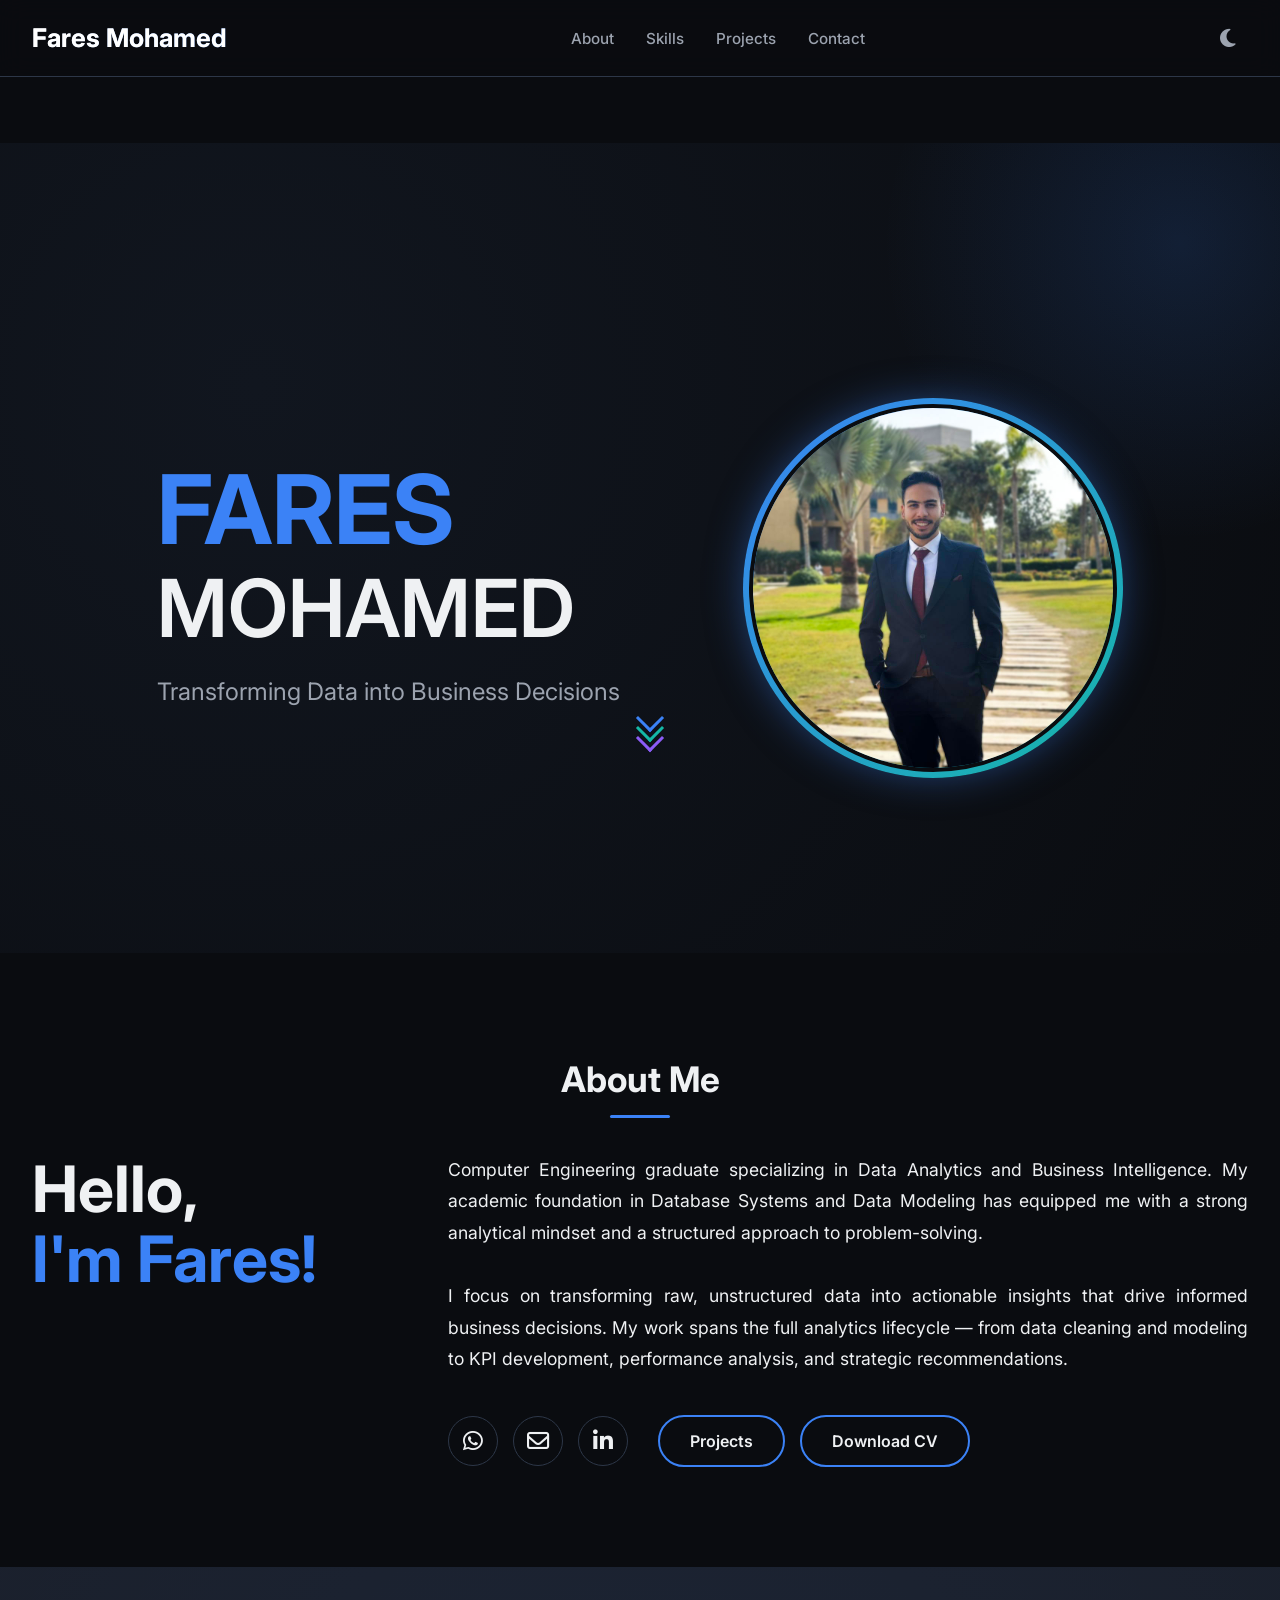
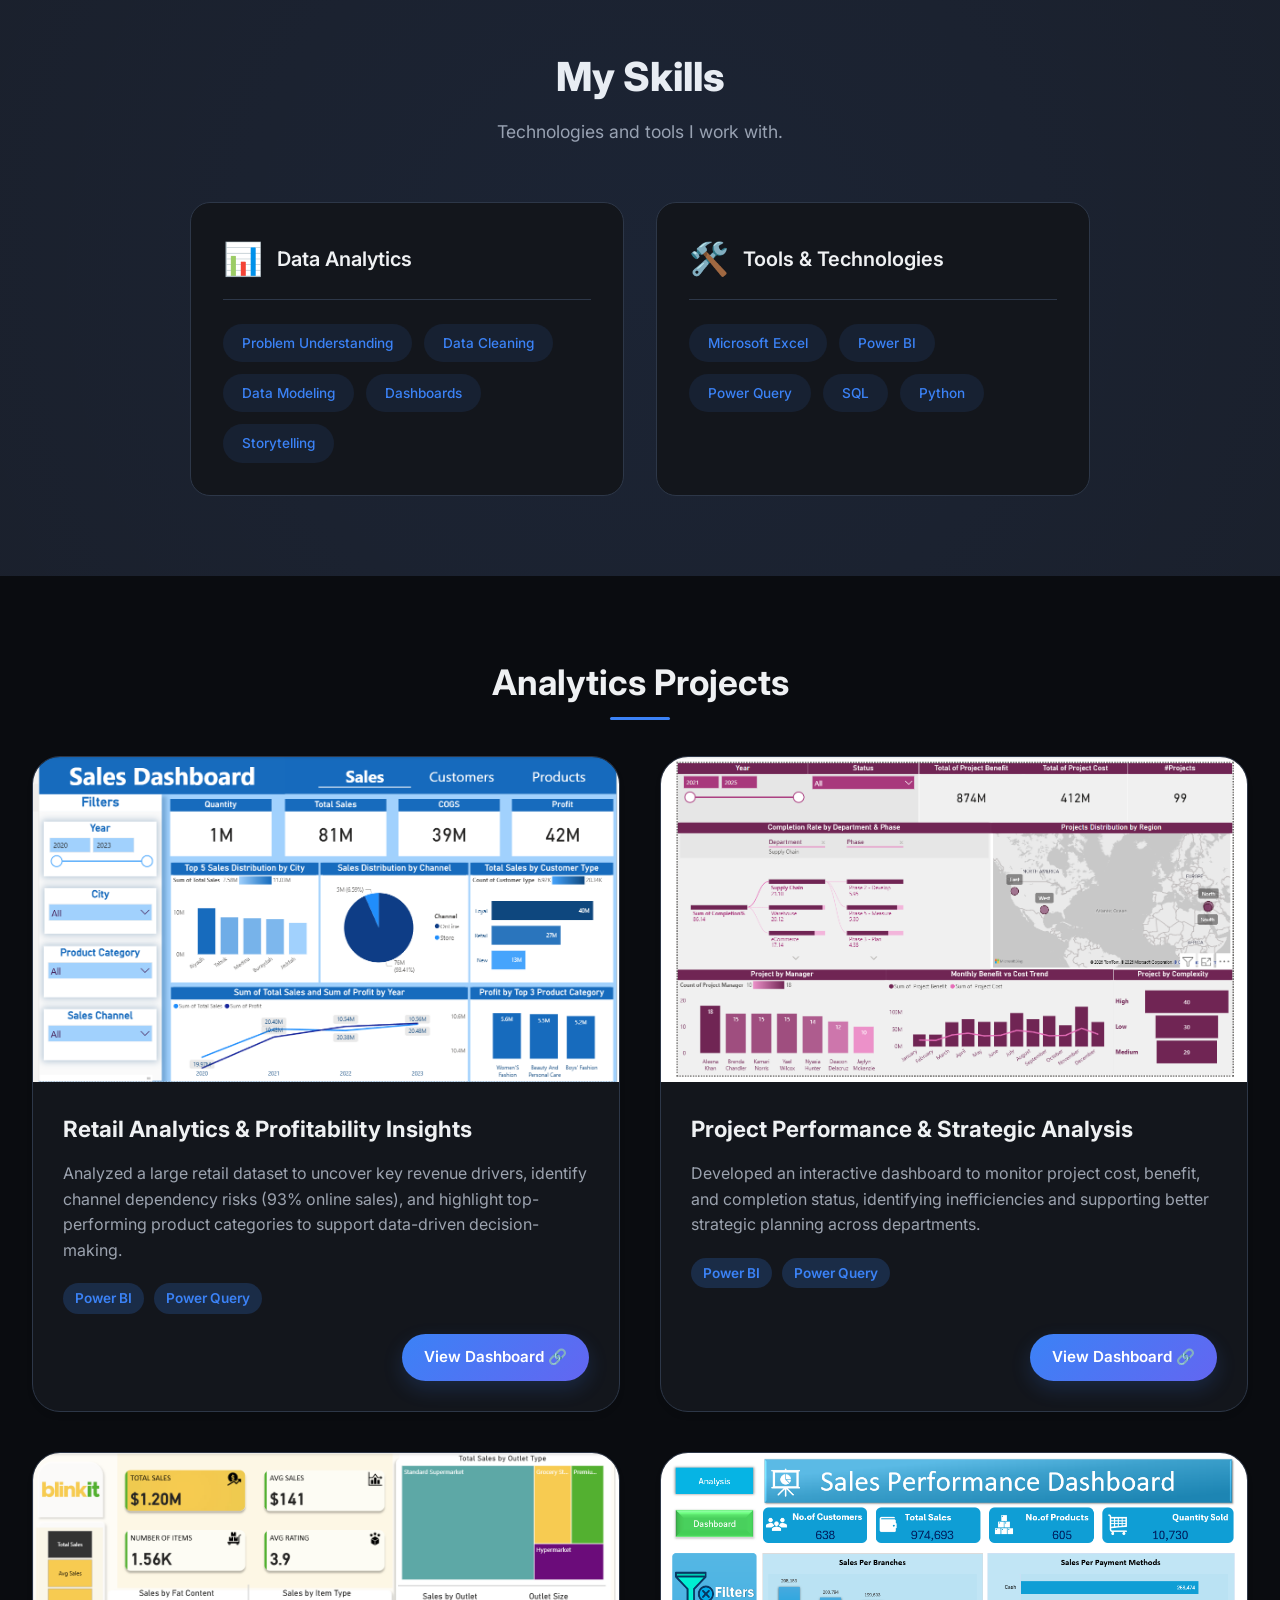
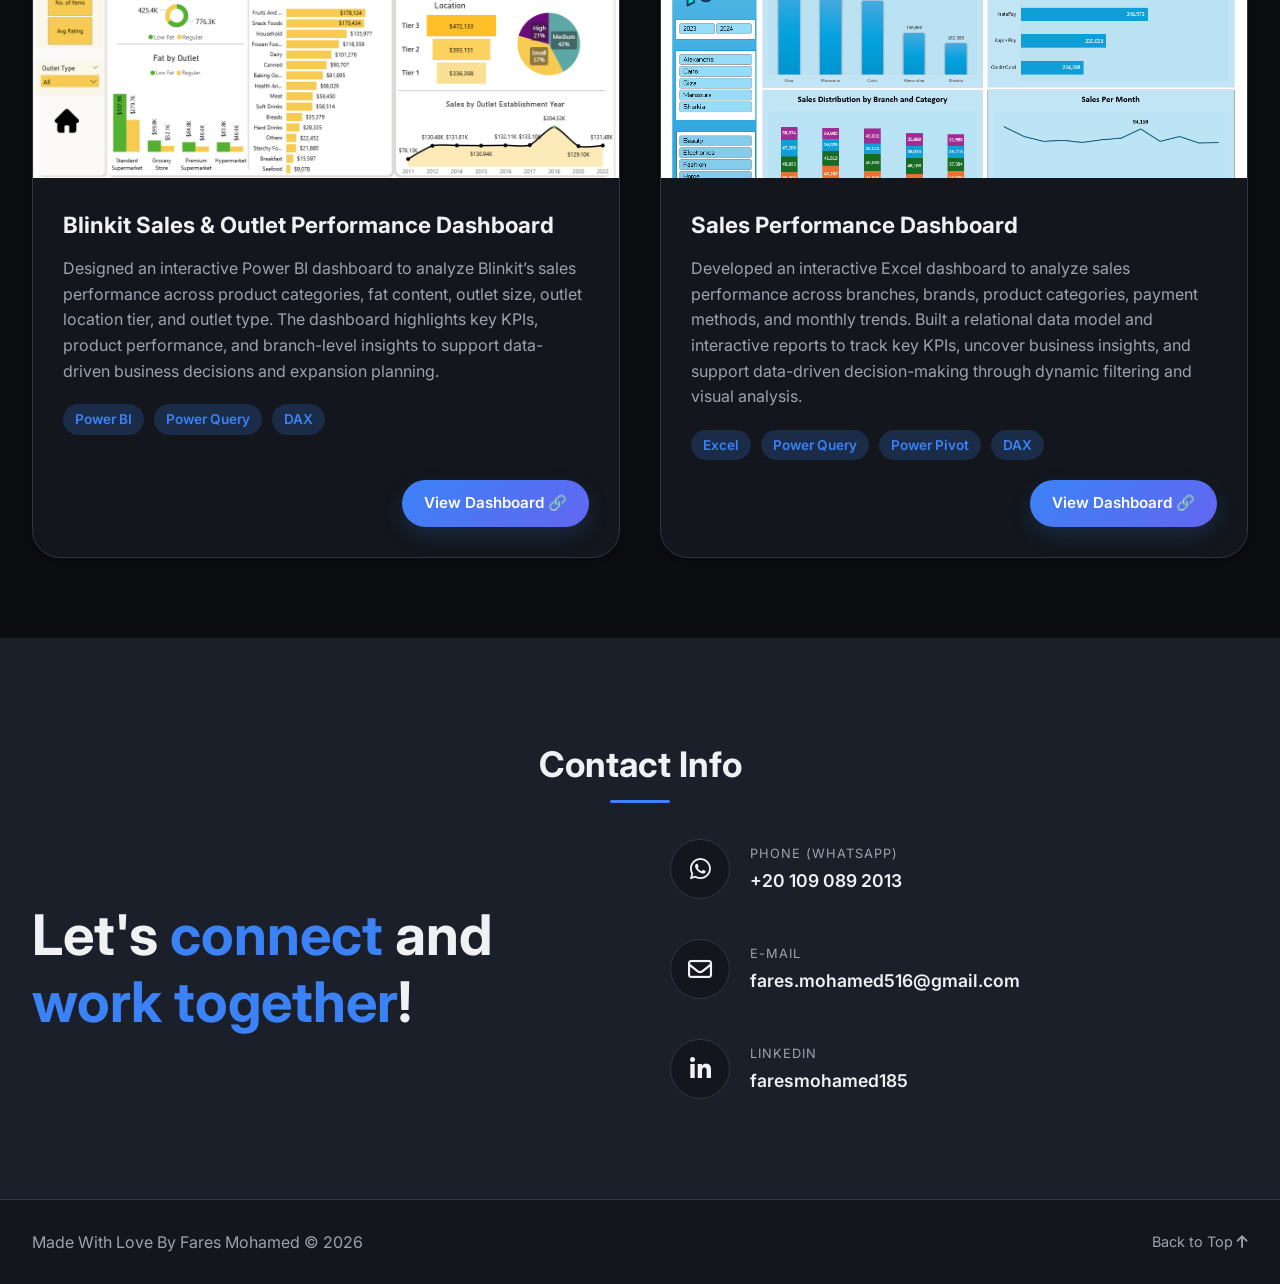
<file: index.html>
<!DOCTYPE html>
<html lang="en">

<head>
    <meta charset="UTF-8">
    <meta name="viewport" content="width=device-width, initial-scale=1.0">
    <meta name="description"
        content="Portfolio of Fares Mohamed, a Data Analyst specializing in business intelligence, data modeling, and performance analysis.">
    <title>Fares Mohamed | Data Analyst</title>

    <!-- Stylesheets -->
    <link rel="stylesheet" href="style.css">

    <!-- Google Fonts -->
    <link rel="preconnect" href="https://fonts.googleapis.com">
    <link rel="preconnect" href="https://fonts.gstatic.com" crossorigin>
    <link href="https://fonts.googleapis.com/css2?family=Inter:wght@300;400;500;600;700;800&display=swap"
        rel="stylesheet">
    <link href="https://fonts.googleapis.com/css2?family=Amiri:wght@400;700&display=swap" rel="stylesheet">

    <!-- Font Awesome -->
    <link rel="stylesheet" href="https://cdnjs.cloudflare.com/ajax/libs/font-awesome/6.4.0/css/all.min.css">

    <!-- Google tag (gtag.js) -->
    <script async src="https://www.googletagmanager.com/gtag/js?id=G-ZJ02W7M3J1"></script>
    <script>
        window.dataLayer = window.dataLayer || [];
        function gtag() { dataLayer.push(arguments); }
        gtag('js', new Date());

        gtag('config', 'G-ZJ02W7M3J1');
    </script>

</head>

<body>
    <!-- ============================================
     PREMIUM LOADING SCREEN
     ============================================ -->
    <div id="preloader" class="preloader">
        <div class="preloader-container">
            <div class="spinner-wrapper">
                <div class="spinner"></div>
                <div class="spinner-glow"></div>
            </div>
            <div class="preloader-text">
                <span class="text-line">Fares Mohamed</span>
                <span class="text-sub">Loading Portfolio</span>
            </div>
        </div>
    </div>
    <!-- ============================================
         NAVIGATION BAR
         ============================================ -->
    <nav class="navbar">
        <div class="container">
            <a href="#home" class="logo">Fares Mohamed</a>

            <ul class="nav-links">
                <li><a href="#about">About</a></li>
                <li><a href="#skills">Skills</a></li>
                <li><a href="#projects">Projects</a></li>
                <li><a href="#contact">Contact</a></li>
            </ul>

            <!-- Dark Mode Toggle Button -->
            <button id="themeToggle" class="theme-toggle-nav" aria-label="Dark Mode Toggle">
                <i class="fa-solid fa-moon"></i>
            </button>
        </div>
    </nav>

    <!-- ============================================
         AYAT AL-KURSI - INFINITE SCROLLER
         ============================================ -->
    <div class="ayat-container">
        <div class="ayat-slider">
            <div class="ayat-track">
                <div class="ayat-item">
                    <span class="ayat-text">
                        ﴿ اللَّهُ لَا إِلَٰهَ إِلَّا هُوَ الْحَيُّ الْقَيُّومُ ۚ لَا تَأْخُذُهُ سِنَةٌ وَلَا نَوْمٌ
                        ۚ
                        لَهُ مَا فِي السَّمَاوَاتِ وَمَا فِي الْأَرْضِ ۗ مَنْ ذَا الَّذِي يَشْفَعُ عِنْدَهُ إِلَّا
                        بِإِذْنِهِ ۚ يَعْلَمُ مَا بَيْنَ أَيْدِيهِمْ وَمَا خَلْفَهُمْ ۖ وَلَا يُحِيطُونَ بِشَيْءٍ
                        مِنْ عِلْمِهِ إِلَّا بِمَا شَاءَ ۚ وَسِعَ كُرْسِيُّهُ السَّمَاوَاتِ وَالْأَرْضَ ۖ وَلَا
                        يَئُودُهُ حِفْظُهُمَا ۚ وَهُوَ الْعَلِيُّ الْعَظِيمُ ﴾
                    </span>
                </div>
            </div>
        </div>
    </div>

    <!-- ============================================
         HERO SECTION
         ============================================ -->
    <header class="hero" id="home">
        <div class="container hero-container">
            <div class="hero-content">
                <h1 class="hero-name">
                    <span class="name-part-1">FARES</span>
                    <span class="name-part-2">MOHAMED</span>
                </h1>
                <h2 class="hero-headline">
                    Transforming Data into <span class="highlight-text">Business Decisions</span>
                </h2>
            </div>

            <div class="hero-visual">
                <div class="profile-container">
                    <img src="profile.jpeg" alt="Fares Mohamed" class="profile-img">
                </div>
            </div>

            <div class="scroll-indicator">
                <span></span>
                <span></span>
                <span></span>
            </div>
        </div>
    </header>

    <main>
        <!-- ============================================
             ABOUT SECTION
             ============================================ -->
        <section id="about" class="section about-section">
            <div class="container">
                <div class="about-header">
                    <h2 class="section-title">About Me</h2>
                </div>

                <div class="about-layout">
                    <div class="about-intro">
                        <h2 class="about-hello">Hello,</h2>
                        <h2 class="about-name">I'm Fares!</h2>
                    </div>

                    <div class="about-text">
                        <p class="about-description">
                            Computer Engineering graduate specializing in <span class="highlight-text">Data
                                Analytics</span> and <span class="highlight-text">Business Intelligence</span>.
                            My academic foundation in <span class="highlight-text">Database Systems</span> and
                            <span class="highlight-text">Data Modeling</span> has equipped me with a strong analytical mindset and a structured approach to problem-solving.
                            <br><br>
                            I focus on transforming raw, unstructured data into actionable insights that drive
                            informed business decisions. My work spans the full analytics lifecycle — from
                            <span class="highlight-text">data cleaning</span> and <span
                                class="highlight-text">modeling</span> to
                            <span class="highlight-text">KPI development</span>,
                            <span class="highlight-text">performance analysis</span>, and strategic recommendations.
                        </p>

                        <div class="about-actions">
                            <div class="about-socials">
                                <a href="https://wa.me/201090892013" target="_blank" class="about-social-icon whatsapp">
                                    <i class="fa-brands fa-whatsapp"></i>
                                </a>
                                <a href="mailto:fares.mohamed516@gmail.com" class="about-social-icon mail">
                                    <i class="fa-regular fa-envelope"></i>
                                </a>
                                <a href="https://www.linkedin.com/in/faresmohamed185/" target="_blank"
                                    class="about-social-icon linkedin">
                                    <i class="fa-brands fa-linkedin-in"></i>
                                </a>
                            </div>

                            <div class="about-buttons">
                                <a href="#projects" class="btn-outline">Projects</a>
                                <a href="Fares_Mohamed_CV.pdf" target="_blank" class="btn-outline">Download CV</a>
                            </div>
                        </div>
                    </div>
                </div>
            </div>
        </section>

        <!-- ============================================
             SKILLS SECTION
             ============================================ -->
        <section id="skills" class="skills-section">
            <div class="container">
                <h2 class="skills-title">My Skills</h2>
                <p class="skills-subtitle">Technologies and tools I work with.</p>

                <div class="skills-grid">
                    <!-- Data Analytics Card -->
                    <div class="skill-category">
                        <div class="category-header">
                            <span class="category-icon">📊</span>
                            <h3>Data Analytics</h3>
                        </div>
                        <div class="skills-list">
                            <span class="skill-tag">Problem Understanding</span>
                            <span class="skill-tag">Data Cleaning</span>
                            <span class="skill-tag">Data Modeling</span>
                            <span class="skill-tag">Dashboards</span>
                            <span class="skill-tag">Storytelling</span>
                        </div>
                    </div>

                    <!-- Tools & Technologies Card -->
                    <div class="skill-category">
                        <div class="category-header">
                            <span class="category-icon">🛠️</span>
                            <h3>Tools & Technologies</h3>
                        </div>
                        <div class="skills-list">
                            <span class="skill-tag">Microsoft Excel</span>
                            <span class="skill-tag">Power BI</span>
                            <span class="skill-tag">Power Query</span>
                            <span class="skill-tag">SQL</span>
                            <span class="skill-tag">Python</span>
                        </div>
                    </div>
                </div>
            </div>
        </section>

        <!-- ============================================
             PROJECTS SECTION
             ============================================ -->
        <section id="projects" class="section projects-section">
            <div class="container">
                <h2 class="section-title">Analytics Projects</h2>

                <div class="projects-grid">
                    <!-- Project 1 -->
                    <div class="project-card">
                        <div class="project-preview">
                            <img src="sales.png" alt="Retail Performance Dashboard" class="project-img">
                        </div>
                        <div class="project-content">
                            <h3>Retail Analytics & Profitability Insights</h3>
                            <p class="project-desc">
                                Analyzed a large retail dataset to uncover key revenue drivers, identify channel
                                dependency risks (93% online sales), and highlight top-performing product categories to
                                support data-driven decision-making.
                            </p>
                            <div class="project-tools">
                                <span class="tool-tag">Power BI</span>
                                <span class="tool-tag">Power Query</span>
                            </div>
                            <div class="project-actions">
                                <a href="Sales Dashboard.pdf" target="_blank" class="project-btn">
                                    View Dashboard 🔗
                                </a>
                            </div>
                        </div>
                    </div>

                    <!-- Project 2 -->
                    <div class="project-card">
                        <div class="project-preview">
                            <img src="project management.png" alt="Project Management Dashboard" class="project-img">
                        </div>
                        <div class="project-content">
                            <h3>Project Performance & Strategic Analysis</h3>
                            <p class="project-desc">
                                Developed an interactive dashboard to monitor project cost, benefit, and completion
                                status, identifying inefficiencies and supporting better strategic planning across
                                departments.
                            </p>
                            <div class="project-tools">
                                <span class="tool-tag">Power BI</span>
                                <span class="tool-tag">Power Query</span>
                            </div>
                            <div class="project-actions">
                                <a href="Project Managment Dashboard.pdf" target="_blank" class="project-btn">
                                    View Dashboard 🔗
                                </a>
                            </div>
                        </div>
                    </div>
                    <!-- Project 3 -->
                    <div class="project-card">
                        <div class="project-preview">
                            <img src="blinkit_dashboard.png" alt="Blinkit Sales Performance Dashboard"
                                class="project-img">
                        </div>
                        <div class="project-content">
                            <h3>Blinkit Sales & Outlet Performance Dashboard</h3>
                            <p class="project-desc">
                                Designed an interactive Power BI dashboard to analyze Blinkit’s sales performance across
                                product categories,
                                fat content, outlet size, outlet location tier, and outlet type. The dashboard
                                highlights key KPIs,
                                product performance, and branch-level insights to support data-driven business decisions
                                and expansion planning.
                            </p>
                            <div class="project-tools">
                                <span class="tool-tag">Power BI</span>
                                <span class="tool-tag">Power Query</span>
                                <span class="tool-tag">DAX</span>
                            </div>
                            <div class="project-actions">
                                <a href="blinkit_dashboard.pdf" target="_blank" class="project-btn">
                                    View Dashboard 🔗
                                </a>
                            </div>
                        </div>
                    </div>

                    <!-- Project 4 -->
                    <div class="project-card">
                        <div class="project-preview">
                            <img src="sales_performance.png" alt="Sales Performance Dashboard" class="project-img">
                        </div>
                        <div class="project-content">
                            <h3>Sales Performance Dashboard</h3>
                            <p class="project-desc">
                                Developed an interactive Excel dashboard to analyze sales performance across branches, brands, product categories, payment methods, and monthly trends. Built a relational data model and interactive reports to track key KPIs, uncover business insights, and support data-driven decision-making through dynamic filtering and visual analysis.
                            </p>
                            <div class="project-tools">
                                <span class="tool-tag">Excel</span>
                                <span class="tool-tag">Power Query</span>
                                <span class="tool-tag">Power Pivot</span>
                                <span class="tool-tag">DAX</span>
                            </div>
                            <div class="project-actions">
                                <a href="Sales_Dashboards.pdf" target="_blank" class="project-btn">
                                    View Dashboard 🔗
                                </a>
                            </div>
                        </div>
                    </div>
                </div>
            </div>
        </section>

        <!-- ============================================
             CONTACT SECTION
             ============================================ -->
        <section id="contact" class="section contact-section">
            <div class="container">
                <h2 class="section-title">Contact Info</h2>

                <div class="contact-layout">
                    <div class="contact-headline">
                        <h2 class="contact-main-text">
                            Let's <span class="highlight">connect</span> and <br>
                            <span class="highlight">work together</span>!
                        </h2>
                    </div>

                    <div class="contact-info">
                        <!-- WhatsApp -->
                        <div class="contact-row">
                            <div class="contact-text">
                                <span class="contact-label">Phone (WhatsApp)</span>
                                <a href="https://wa.me/201090892013" target="_blank" class="contact-link whatsapp">+20
                                    109 089
                                    2013</a>
                            </div>
                            <a href="https://wa.me/201090892013" target="_blank" class="contact-icon-circle whatsapp">
                                <i class="fa-brands fa-whatsapp"></i>
                            </a>
                        </div>

                        <!-- Email -->
                        <div class="contact-row">
                            <div class="contact-text">
                                <span class="contact-label">E-mail</span>
                                <a href="mailto:fares.mohamed516@gmail.com"
                                    class="contact-link mail">fares.mohamed516@gmail.com</a>
                            </div>
                            <a href="mailto:fares.mohamed516@gmail.com" class="contact-icon-circle mail">
                                <i class="fa-regular fa-envelope"></i>
                            </a>
                        </div>

                        <!-- LinkedIn -->
                        <div class="contact-row">
                            <div class="contact-text">
                                <span class="contact-label">LinkedIn</span>
                                <a href="https://www.linkedin.com/in/fares-mohamed-1676a9252/" target="_blank"
                                    class="contact-link linkedin">faresmohamed185</a>
                            </div>
                            <a href="https://www.linkedin.com/in/fares-mohamed-1676a9252/" target="_blank"
                                class="contact-icon-circle linkedin">
                                <i class="fa-brands fa-linkedin-in"></i>
                            </a>
                        </div>
                    </div>
                </div>
            </div>
        </section>
    </main>

    <!-- ============================================
         FOOTER
         ============================================ -->
    <footer class="footer">
        <div class="container footer-content">
            <p>Made With Love By Fares Mohamed © 2026</p>
            <a href="#home" class="back-to-top">
                Back to Top <i class="fa-solid fa-arrow-up"></i>
            </a>
        </div>
    </footer>

    <!-- JavaScript -->
    <script src="script.js"></script>
</body>

</html>
</file>
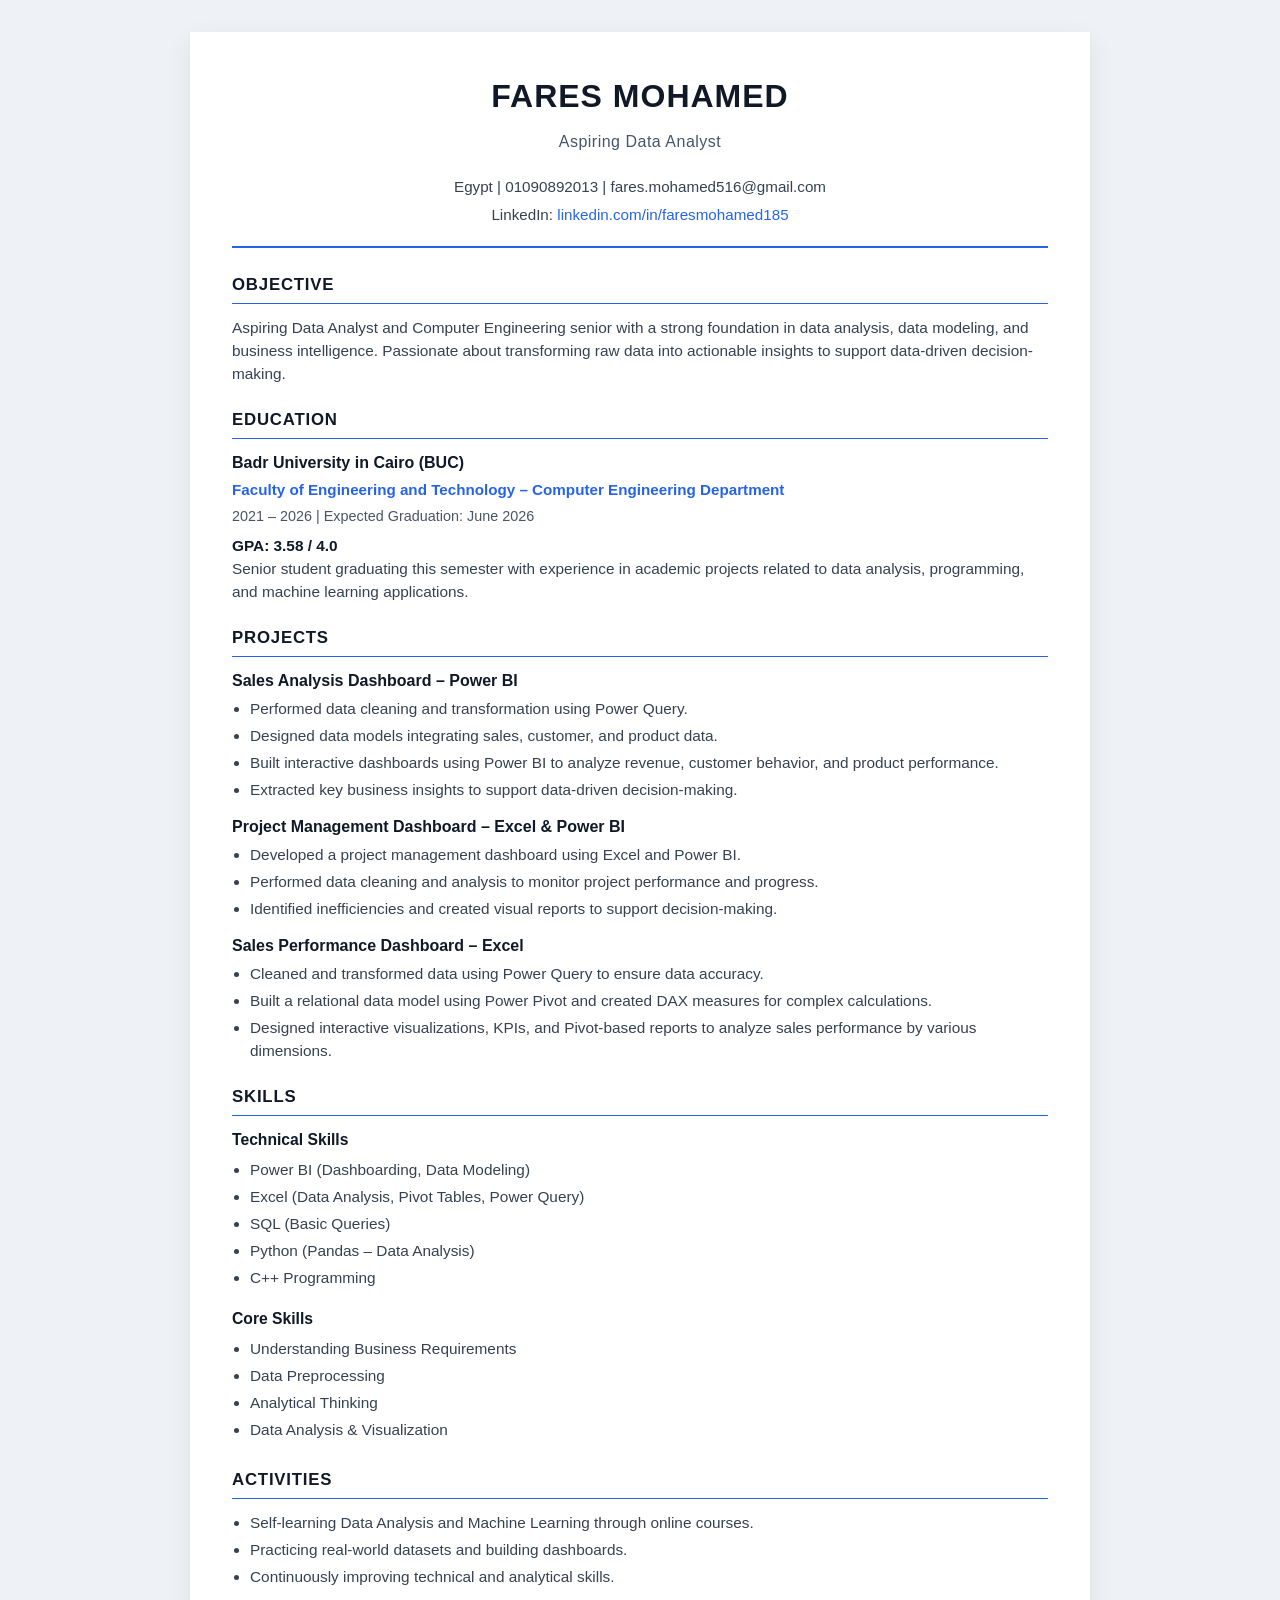
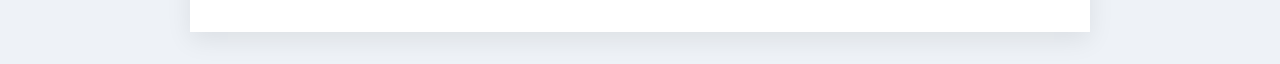
<file: cv.html>
<!DOCTYPE html>
<html lang="en">

<head>
    <meta charset="UTF-8" />
    <meta name="viewport" content="width=device-width, initial-scale=1.0" />
    <title>Fares Mohamed - CV</title>
    <style>
        * {
            margin: 0;
            padding: 0;
            box-sizing: border-box;
        }

        html {
            font-size: 16px;
        }

        body {
            font-family: Arial, Helvetica, sans-serif;
            background: #eef2f7;
            color: #111827;
            line-height: 1.5;
            padding: 32px 16px;
        }

        .job-title {
            font-family: Arial, Helvetica, sans-serif;
            font-size: 1rem;
            font-weight: 400;
            /* خفيف مش تقيل */
            color: #475569;
            /* لون هادي */
            margin-top: 4px;
            margin-bottom: 20px;
            letter-spacing: 0.5px;
        }

        .cv-container {
            width: 100%;
            max-width: 900px;
            margin: 0 auto;
            background: #ffffff;
            padding: 40px 42px;
            box-shadow: 0 8px 24px rgba(0, 0, 0, 0.08);
        }

        .header {
            text-align: center;
            border-bottom: 2px solid #2563eb;
            padding-bottom: 16px;
            margin-bottom: 24px;
        }

        .name {
            font-size: 2rem;
            font-weight: 700;
            letter-spacing: 1px;
            color: #111827;
            margin-bottom: 10px;
        }

        .contact-info {
            font-size: 0.95rem;
            color: #374151;
            line-height: 1.7;
        }

        .contact-info p {
            margin-bottom: 2px;
            word-break: break-word;
        }

        .contact-link {
            color: #2563eb;
            text-decoration: none;
            font-weight: 500;
        }

        .contact-link:hover {
            text-decoration: underline;
        }

        .section-title {
            font-size: 1.05rem;
            font-weight: 700;
            text-transform: uppercase;
            letter-spacing: 0.8px;
            color: #111827;
            border-bottom: 1.5px solid #2563eb;
            padding-bottom: 6px;
            margin-top: 22px;
            margin-bottom: 12px;
        }

        .objective-text,
        .edu-desc,
        .project-desc li,
        .skills-category li,
        .activities-list li {
            font-size: 0.96rem;
            color: #374151;
        }

        .objective-text {
            text-align: left;
        }

        .edu-item,
        .project-item,
        .skills-block,
        .activities-list {
            margin-bottom: 4px;
        }

        .edu-title,
        .project-title {
            font-size: 1rem;
            font-weight: 700;
            color: #111827;
            margin-bottom: 4px;
        }

        .edu-details {
            font-size: 0.95rem;
            font-weight: 600;
            color: #2563eb;
            margin-bottom: 4px;
        }

        .edu-date {
            font-size: 0.9rem;
            color: #4b5563;
            margin-bottom: 6px;
        }

        .edu-desc strong {
            color: #111827;
        }

        .project-item {
            margin-bottom: 14px;
        }

        .project-desc {
            padding-left: 18px;
        }

        .project-desc li {
            margin-bottom: 4px;
        }

        .skills-block {
            display: flex;
            flex-direction: column;
            gap: 14px;
        }

        .skills-category h4 {
            font-size: 0.98rem;
            font-weight: 700;
            color: #111827;
            margin-bottom: 6px;
        }

        .skills-category ul {
            padding-left: 18px;
        }

        .skills-category li {
            margin-bottom: 4px;
        }

        .activities-list {
            padding-left: 18px;
        }

        .activities-list li {
            margin-bottom: 4px;
        }

        @media (max-width: 768px) {
            body {
                padding: 18px 10px;
            }

            .cv-container {
                padding: 28px 20px;
            }

            .name {
                font-size: 1.6rem;
            }

            .contact-info {
                font-size: 0.9rem;
            }
        }

        @media print {
            @page {
                size: A4;
                margin: 1.2cm;
            }

            body {
                background: #ffffff;
                padding: 0;
                color: #000000;
            }

            .cv-container {
                max-width: 100%;
                box-shadow: none;
                padding: 0;
                margin: 0;
            }

            .section-title {
                color: #000000;
                border-bottom: 1px solid #000000;
            }

            .edu-details {
                color: #000000;
            }
        }
    </style>
</head>

<body>
    <div class="cv-container">

        <!-- Header -->
        <div class="header">
            <h1 class="name">FARES MOHAMED</h1>
            <p class="job-title">Aspiring Data Analyst</p>
            <div class="contact-info">
                <p>Egypt | 01090892013 | fares.mohamed516@gmail.com</p>
                <p>
                    LinkedIn:
                    <a href="https://www.linkedin.com/in/faresmohamed185/" target="_blank" class="contact-link">
                        linkedin.com/in/faresmohamed185
                    </a>
                </p>
            </div>
        </div>

        <!-- Objective -->
        <div class="section-title">Objective</div>
        <p class="objective-text">
            Aspiring Data Analyst and Computer Engineering senior with a strong foundation in data analysis,
            data modeling, and business intelligence. Passionate about transforming raw data into actionable
            insights to support data-driven decision-making.
        </p>

        <!-- Education -->
        <div class="section-title">Education</div>
        <div class="edu-item">
            <div class="edu-title">Badr University in Cairo (BUC)</div>
            <div class="edu-details">Faculty of Engineering and Technology – Computer Engineering Department</div>
            <div class="edu-date">2021 – 2026 | Expected Graduation: June 2026</div>
            <div class="edu-desc">
                <strong>GPA: 3.58 / 4.0</strong><br>
                Senior student graduating this semester with experience in academic projects related to
                data analysis, programming, and machine learning applications.
            </div>
        </div>

        <!-- Projects -->
        <div class="section-title">Projects</div>

        <div class="project-item">
            <div class="project-title">Sales Analysis Dashboard – Power BI</div>
            <ul class="project-desc">
                <li>Performed data cleaning and transformation using Power Query.</li>
                <li>Designed data models integrating sales, customer, and product data.</li>
                <li>Built interactive dashboards using Power BI to analyze revenue, customer behavior, and product
                    performance.</li>
                <li>Extracted key business insights to support data-driven decision-making.</li>
            </ul>
        </div>

        <div class="project-item">
            <div class="project-title">Project Management Dashboard – Excel & Power BI</div>
            <ul class="project-desc">
                <li>Developed a project management dashboard using Excel and Power BI.</li>
                <li>Performed data cleaning and analysis to monitor project performance and progress.</li>
                <li>Identified inefficiencies and created visual reports to support decision-making.</li>
            </ul>
        </div>

        <div class="project-item">
            <div class="project-title">Sales Performance Dashboard – Excel</div>
            <ul class="project-desc">
                <li>Cleaned and transformed data using Power Query to ensure data accuracy.</li>
                <li>Built a relational data model using Power Pivot and created DAX measures for complex calculations.</li>
                <li>Designed interactive visualizations, KPIs, and Pivot-based reports to analyze sales performance by various dimensions.</li>
            </ul>
        </div>

        <!-- Skills -->
        <div class="section-title">Skills</div>

        <div class="skills-block">
            <div class="skills-category">
                <h4>Technical Skills</h4>
                <ul>
                    <li>Power BI (Dashboarding, Data Modeling)</li>
                    <li>Excel (Data Analysis, Pivot Tables, Power Query)</li>
                    <li>SQL (Basic Queries)</li>
                    <li>Python (Pandas – Data Analysis)</li>
                    <li>C++ Programming</li>
                </ul>
            </div>

            <div class="skills-category">
                <h4>Core Skills</h4>
                <ul>
                    <li>Understanding Business Requirements</li>
                    <li>Data Preprocessing</li>
                    <li>Analytical Thinking</li>
                    <li>Data Analysis & Visualization</li>
                </ul>
            </div>
        </div>

        <!-- Activities -->
        <div class="section-title">Activities</div>
        <ul class="activities-list">
            <li>Self-learning Data Analysis and Machine Learning through online courses.</li>
            <li>Practicing real-world datasets and building dashboards.</li>
            <li>Continuously improving technical and analytical skills.</li>
        </ul>

    </div>
</body>

</html>
</file>
<file: style.css>
/* ============================================
   0. PREMIUM LOADING SCREEN
   ============================================ */

.preloader {
    position: fixed;
    top: 0;
    left: 0;
    width: 100%;
    height: 100%;
    background: #0A0C10;
    z-index: 9999;
    display: flex;
    align-items: center;
    justify-content: center;
    transition: opacity 0.6s ease, visibility 0.6s ease;
}

/* Hidden state */
.preloader.hidden {
    opacity: 0;
    visibility: hidden;
}

/* Container */
.preloader-container {
    text-align: center;
}

/* Spinner Wrapper */
.spinner-wrapper {
    position: relative;
    width: 80px;
    height: 80px;
    margin: 0 auto 24px;
}

/* Main Spinner */
.spinner {
    position: absolute;
    top: 0;
    left: 0;
    width: 100%;
    height: 100%;
    border: 3px solid transparent;
    border-top-color: #3B82F6;
    border-right-color: #14B8A6;
    border-radius: 50%;
    animation: spin 1.2s cubic-bezier(0.68, -0.55, 0.265, 1.55) infinite;
    will-change: transform;
}

/* Spinner Glow Effect */
.spinner-glow {
    position: absolute;
    top: 50%;
    left: 50%;
    width: 100%;
    height: 100%;
    background: radial-gradient(circle, rgba(59, 130, 246, 0.2), transparent 70%);
    border-radius: 50%;
    transform: translate(-50%, -50%);
    animation: pulse 2s ease-in-out infinite;
}

/* Spinner Animation */
@keyframes spin {
    0% {
        transform: rotate(0deg);
    }

    100% {
        transform: rotate(360deg);
    }
}

/* Pulse Animation for Glow */
@keyframes pulse {

    0%,
    100% {
        opacity: 0.3;
        transform: translate(-50%, -50%) scale(1);
    }

    50% {
        opacity: 0.8;
        transform: translate(-50%, -50%) scale(1.2);
    }
}

/* Text Styles */
.preloader-text {
    margin-top: 16px;
}

.text-line {
    display: block;
    font-family: 'Inter', sans-serif;
    font-size: 1.2rem;
    font-weight: 600;
    letter-spacing: 4px;
    text-transform: uppercase;
    background: linear-gradient(135deg, #EFF1F3, #3B82F6);
    -webkit-background-clip: text;
    background-clip: text;
    color: transparent;
    margin-bottom: 8px;
}

.text-sub {
    display: block;
    font-family: 'Inter', sans-serif;
    font-size: 0.75rem;
    font-weight: 400;
    letter-spacing: 2px;
    text-transform: uppercase;
    color: #9CA3AF;
}

/* Responsive */
@media (max-width: 768px) {
    .spinner-wrapper {
        width: 60px;
        height: 60px;
    }

    .text-line {
        font-size: 1rem;
        letter-spacing: 3px;
    }

    .text-sub {
        font-size: 0.65rem;
        letter-spacing: 1.5px;
    }
}

@media (max-width: 480px) {
    .spinner-wrapper {
        width: 50px;
        height: 50px;
    }

    .text-line {
        font-size: 0.85rem;
        letter-spacing: 2px;
    }

    .text-sub {
        font-size: 0.55rem;
    }
}

/* ============================================
   1. CSS VARIABLES
   ============================================ */

/* Dark Mode (Default) */
:root {
    --bg-deep: #0A0C10;
    --bg-card: #13161C;
    --bg-elevated: #1A1F2A;
    --border-glow: #2D3748;
    --accent-primary: #3B82F6;
    --accent-teal: #14B8A6;
    --accent-purple: #8B5CF6;
    --text-primary: #EFF1F3;
    --text-secondary: #9CA3AF;
    --shadow: 0 4px 6px -1px rgba(0, 0, 0, 0.1);
    --shadow-hover: 0 10px 15px -3px rgba(0, 0, 0, 0.1);
    --transition: all 0.3s ease;
}

/* Light Mode */
[data-theme="light"] {
    --bg-deep: #F8FAFC;
    --bg-card: #FFFFFF;
    --bg-elevated: #F1F5F9;
    --border-glow: #E2E8F0;
    --accent-primary: #2563EB;
    --accent-teal: #0D9488;
    --accent-purple: #7C3AED;
    --text-primary: #1E293B;
    --text-secondary: #64748B;
    --shadow: 0 4px 6px -1px rgba(0, 0, 0, 0.05);
    --shadow-hover: 0 10px 15px -3px rgba(0, 0, 0, 0.08);
}

/* ============================================
   2. GLOBAL STYLES
   ============================================ */
* {
    margin: 0;
    padding: 0;
    box-sizing: border-box;
}

body {
    font-family: 'Inter', sans-serif;
    background-color: var(--bg-deep);
    color: var(--text-primary);
    line-height: 1.5;
    scroll-behavior: smooth;
    overflow-x: hidden;
    transition: background-color 0.3s ease, color 0.3s ease;
}

a {
    text-decoration: none;
    color: inherit;
    transition: var(--transition);
}

ul {
    list-style: none;
}

img {
    max-width: 100%;
    display: block;
}

.container {
    max-width: 1280px;
    margin: 0 auto;
    padding: 0 32px;
}

.section {
    padding: 80px 0;
}

.section-title {
    font-size: 2.2rem;
    font-weight: 700;
    text-align: center;
    color: var(--text-primary);
    margin-bottom: 48px;
    position: relative;
}

.section-title::after {
    content: '';
    position: absolute;
    bottom: -12px;
    left: 50%;
    transform: translateX(-50%);
    width: 60px;
    height: 3px;
    background: var(--accent-primary);
    border-radius: 3px;
}

/* ============================================
   3. NAVIGATION
   ============================================ */
.navbar {
    position: fixed;
    top: 0;
    width: 100%;
    backdrop-filter: blur(12px);
    background: rgba(10, 12, 16, 0.8);
    border-bottom: 1px solid var(--border-glow);
    z-index: 1000;
    padding: 18px 0;
    transition: background 0.3s ease;
}

[data-theme="light"] .navbar {
    background: rgba(255, 255, 255, 0.9);
}

.navbar .container {
    display: flex;
    justify-content: space-between;
    align-items: center;
}

.logo {
    font-size: 1.6rem;
    font-weight: 700;
    background: linear-gradient(135deg, #fff, var(--accent-primary));
    -webkit-background-clip: text;
    background-clip: text;
    color: #fff;
}

[data-theme="light"] .logo {
    background: linear-gradient(135deg, #1E293B, var(--accent-primary));
    -webkit-background-clip: text;
    background-clip: text;
    color: transparent;
}

.nav-links {
    display: flex;
    gap: 32px;
}

.nav-links a {
    color: var(--text-secondary);
    font-weight: 500;
    font-size: 0.95rem;
}

.nav-links a:hover {
    color: var(--accent-primary);
}

/* ============================================
   4. THEME TOGGLE BUTTON
   ============================================ */
.theme-toggle-nav {
    background: transparent;
    border: none;
    color: var(--text-secondary);
    font-size: 1.3rem;
    cursor: pointer;
    padding: 8px;
    border-radius: 50%;
    transition: var(--transition);
    display: flex;
    align-items: center;
    justify-content: center;
    width: 40px;
    height: 40px;
}

.theme-toggle-nav:hover {
    color: var(--accent-primary);
    background: rgba(59, 130, 246, 0.1);
    transform: rotate(15deg);
}

[data-theme="light"] .theme-toggle-nav {
    color: #1E293B;
}

[data-theme="light"] .theme-toggle-nav:hover {
    color: var(--accent-primary);
}

/* ============================================
   5. AYAT AL-KURSI SLIDER
   ============================================ */
/* ============================================
   AYAT AL-KURSI - بدون كارد
   ============================================ */

.ayat-container {
    width: auto;
    margin-top: 80px;
    margin-left: 0;
    margin-right: 80px;
    padding: 0;
    box-sizing: border-box;
    overflow: hidden;
}

.ayat-slider {
    position: relative;
    width: 100%;
    overflow: hidden;
    padding: 16px 0;
}

.ayat-track {
    display: flex;
    flex-wrap: nowrap;
    width: max-content;
    will-change: transform;
}

.ayat-item {
    flex-shrink: 0;
    white-space: nowrap;
    padding: 0 40px;
    font-family: 'Amiri', serif;
    font-size: 1.2rem;
    line-height: 1.6;
}

.ayat-text {
    display: inline-block;
    font-weight: 500;
    background: linear-gradient(135deg, var(--text-primary), var(--accent-teal));
    -webkit-background-clip: text;
    background-clip: text;
    color: transparent;
    text-shadow: 0 0 8px rgba(59, 130, 246, 0.2);
    direction: rtl;
}

/* Responsive */
@media (max-width: 768px) {
    .ayat-slider {
        padding: 12px 0;
    }

    .ayat-item {
        padding: 0 20px;
        font-size: 1rem;
    }

    .ayat-slider::before,
    .ayat-slider::after {
        width: 30px;
    }
}

@media (max-width: 480px) {
    .ayat-item {
        padding: 0 15px;
        font-size: 0.85rem;
    }
}

/* ============================================
   6. HERO SECTION
   ============================================ */
.hero {
    padding: 180px 0 100px;
    min-height: 90vh;
    display: flex;
    align-items: center;
    background: radial-gradient(circle at 20% 30%, #11161f, var(--bg-deep));
    position: relative;
    overflow: hidden;
}

[data-theme="light"] .hero {
    background: radial-gradient(circle at 20% 30%, #E2E8F0, #F8FAFC);
}

.hero::before {
    content: '';
    position: absolute;
    top: -200px;
    right: -200px;
    width: 600px;
    height: 600px;
    background: radial-gradient(circle, rgba(59, 130, 246, 0.15) 0%, transparent 70%);
    border-radius: 50%;
    z-index: 1;
}

[data-theme="light"] .hero::before {
    background: radial-gradient(circle, rgba(37, 99, 235, 0.08) 0%, transparent 70%);
}

.hero-container {
    display: grid;
    grid-template-columns: 1fr 1fr;
    gap: 40px;
    align-items: center;
    position: relative;
    z-index: 2;
}

.hero-content {
    text-align: left;
}

.hero-name,
.hero-headline,
.hero-visual,
.scroll-indicator {
    opacity: 0;
}

.hero-name {
    margin-bottom: 30px;
    line-height: 0.9;
    animation: fadeInUp 0.8s ease-out 0.2s forwards;
}

.name-part-1 {
    font-size: 6rem;
    font-weight: 700;
    color: var(--accent-primary);
    display: block;
    margin-bottom: 20px;
}

.name-part-2 {
    font-size: 5rem;
    font-weight: 600;
    color: var(--text-primary);
    display: block;
}

.hero-headline {
    font-size: 1.5rem;
    font-weight: 400;
    color: var(--text-secondary);
    animation: fadeInUp 0.8s ease-out 0.4s forwards;
}

.hero-visual {
    animation: fadeInUp 2.5s ease-out 0.5s forwards;
}

.profile-container {
    width: 380px;
    height: 380px;
    border-radius: 50%;
    padding: 6px;
    background: linear-gradient(135deg, var(--accent-primary), var(--accent-teal));
    box-shadow: 0 0 40px -5px rgba(59, 130, 246, 0.5);
    animation: float 8s ease-in-out infinite;
    margin-left: auto;
}

.profile-img {
    width: 100%;
    height: 100%;
    object-fit: cover;
    object-position: top;
    border-radius: 50%;
    border: 4px solid var(--bg-deep);
}

@keyframes float {

    0%,
    100% {
        transform: translateY(0);
    }

    50% {
        transform: translateY(-15px);
    }
}

@keyframes fadeInUp {
    from {
        opacity: 0;
        transform: translateY(30px);
    }

    to {
        opacity: 1;
        transform: translateY(0);
    }
}

.scroll-indicator {
    position: absolute;
    bottom: 40px;
    left: 50%;
    transform: translateX(-50%);
    z-index: 10;
    animation: fadeInUp 0.8s ease-out 1s forwards;
}

.scroll-indicator span {
    display: block;
    width: 20px;
    height: 20px;
    border-bottom: 3px solid var(--accent-primary);
    border-right: 3px solid var(--accent-primary);
    transform: rotate(45deg);
    margin: -10px auto;
    animation: scroll 2s infinite;
}

.scroll-indicator span:nth-child(2) {
    animation-delay: 0.2s;
    border-color: var(--accent-teal);
}

.scroll-indicator span:nth-child(3) {
    animation-delay: 0.4s;
    border-color: var(--accent-purple);
}

@keyframes scroll {
    0% {
        opacity: 0;
        transform: rotate(45deg) translate(-20px, -20px);
    }

    50% {
        opacity: 1;
    }

    100% {
        opacity: 0;
        transform: rotate(45deg) translate(20px, 20px);
    }
}

/* ============================================
   7. ABOUT SECTION
   ============================================ */
.about-section {
    background-color: var(--bg-deep);
    padding: 100px 0;
}

.about-layout {
    display: flex;
    justify-content: space-between;
    align-items: flex-start;
    gap: 60px;
    flex-wrap: wrap;
}

.about-intro {
    flex: 0 0 auto;
    min-width: 250px;
}

.about-hello,
.about-name {
    font-size: 4rem;
    font-weight: 700;
    line-height: 1.1;
    color: var(--text-primary);
}

.about-name {
    color: var(--accent-primary);
}

.about-text {
    flex: 1;
    min-width: 300px;
    max-width: 800px;
}

.about-description {
    font-size: 1.1rem;
    line-height: 1.8;
    margin-bottom: 40px;
    text-align: justify;
    color: var(--text-primary);
}

[data-theme="light"] .about-description {
    color: #334155;
}

.about-actions {
    display: flex;
    align-items: center;
    gap: 30px;
    flex-wrap: wrap;
}

.about-socials {
    display: flex;
    gap: 15px;
}

.about-social-icon {
    width: 50px;
    height: 50px;
    border: 1px solid var(--border-glow);
    border-radius: 50%;
    display: flex;
    align-items: center;
    justify-content: center;
    font-size: 1.4rem;
    transition: var(--transition);
    color: var(--text-primary);
}

.about-social-icon:hover {
    background-color: var(--accent-primary);
    color: #fff;
    transform: translateY(-3px);
    border-color: var(--accent-primary);
}

.about-buttons {
    display: flex;
    gap: 15px;
}

.btn-outline {
    padding: 12px 30px;
    border: 2px solid var(--accent-primary);
    border-radius: 50px;
    color: var(--text-primary);
    font-weight: 600;
    background: transparent;
    transition: var(--transition);
}

.btn-outline:hover {
    background: var(--accent-primary);
    color: #fff;
}

/* ============================================
   8. SKILLS SECTION
   ============================================ */
.skills-section {
    padding: 80px 0;
    background: var(--bg-elevated);
    position: relative;
    overflow: hidden;
}

.skills-section::before {
    content: '';
    position: absolute;
    top: -50%;
    left: -50%;
    width: 200%;
    height: 200%;
    background: radial-gradient(circle at center, var(--accent-primary) 0%, transparent 70%);
    opacity: 0.05;
    animation: skillsPulse 8s ease-in-out infinite;
}

@keyframes skillsPulse {

    0%,
    100% {
        opacity: 0.03;
        transform: scale(1);
    }

    50% {
        opacity: 0.08;
        transform: scale(1.03);
    }
}

.skills-title {
    font-size: 2.5rem;
    font-weight: 800;
    text-align: center;
    color: var(--text-primary);
    margin-bottom: 12px;
}

.skills-subtitle {
    text-align: center;
    color: var(--text-secondary);
    font-size: 1.1rem;
    margin-bottom: 56px;
}

.skills-grid {
    display: grid;
    grid-template-columns: repeat(auto-fit, minmax(350px, 1fr));
    gap: 32px;
    max-width: 900px;
    margin: 0 auto;
}

.skill-category {
    background: var(--bg-card);
    border-radius: 20px;
    padding: 32px;
    transition: var(--transition);
    border: 1px solid var(--border-glow);
    position: relative;
    overflow: hidden;
}

.skill-category::before {
    content: '';
    position: absolute;
    top: 0;
    left: 0;
    right: 0;
    height: 2px;
    background: linear-gradient(90deg, transparent, var(--accent-primary), transparent);
    transform: translateX(-100%);
    transition: transform 0.6s ease;
}

.skill-category:hover::before {
    transform: translateX(100%);
}

.skill-category:hover {
    transform: translateY(-6px);
    border-color: var(--accent-primary);
    box-shadow: 0 10px 30px rgba(59, 130, 246, 0.1);
}

.category-header {
    display: flex;
    align-items: center;
    gap: 14px;
    margin-bottom: 24px;
    padding-bottom: 16px;
    border-bottom: 1px solid var(--border-glow);
}

.category-icon {
    font-size: 2rem;
}

.category-header h3 {
    font-size: 1.25rem;
    font-weight: 600;
    color: var(--text-primary);
}

.skills-list {
    display: flex;
    flex-wrap: wrap;
    gap: 12px;
}

.skill-tag {
    background: rgba(59, 130, 246, 0.1);
    color: var(--accent-primary);
    padding: 8px 18px;
    border-radius: 30px;
    font-size: 0.85rem;
    font-weight: 500;
    transition: var(--transition);
    cursor: default;
    border: 1px solid transparent;
}

.skill-tag:hover {
    background: var(--accent-primary);
    color: #ffffff;
    transform: translateY(-2px) scale(1.02);
    box-shadow: 0 0 15px rgba(59, 130, 246, 0.4);
}

/* ============================================
   9. PROJECTS SECTION
   ============================================ */
.projects-grid {
    display: grid;
    grid-template-columns: repeat(2, 1fr);
    gap: 40px;
    align-items: stretch;
}

.project-card {
    background: var(--bg-card);
    border-radius: 28px;
    overflow: hidden;
    box-shadow: var(--shadow);
    transition: var(--transition);
    border: 1px solid var(--border-glow);
    display: flex;
    flex-direction: column;
    height: 100%;
}

.project-card:hover {
    transform: translateY(-10px);
    box-shadow: var(--shadow-hover);
    border-color: var(--accent-purple);
}

.project-preview {
    height: 325px;
    background: var(--bg-elevated);
    overflow: hidden;
}

.project-img {
    width: 100%;
    height: 100%;
    object-fit: cover;
    object-position: top;
    transition: transform 0.5s ease;
}

.project-card:hover .project-img {
    transform: scale(1.05);
}

.project-content {
    padding: 30px;
    display: flex;
    flex-direction: column;
    flex: 1;
}

.project-content h3 {
    font-size: 1.4rem;
    margin-bottom: 15px;
    color: var(--text-primary);
}

.project-desc {
    color: var(--text-secondary);
    margin-bottom: 20px;
    line-height: 1.6;
}

.project-tools {
    display: flex;
    flex-wrap: wrap;
    gap: 10px;
    margin-bottom: 20px;
}

.tool-tag {
    background: rgba(59, 130, 246, 0.2);
    color: var(--accent-primary);
    padding: 5px 12px;
    border-radius: 20px;
    font-size: 0.85rem;
    font-weight: 600;
}

.project-actions {
    margin-top: auto;
    display: flex;
    justify-content: flex-end;
}

.project-btn {
    display: inline-block;
    padding: 12px 22px;
    border-radius: 999px;
    font-size: 0.95rem;
    font-weight: 600;
    color: #fff;
    background: linear-gradient(135deg, #3b82f6, #6366f1);
    box-shadow: 0 8px 20px rgba(59, 130, 246, 0.18);
    transition: var(--transition);
}

.project-btn:hover {
    transform: translateY(-2px);
    box-shadow: 0 12px 24px rgba(59, 130, 246, 0.28);
}

/* ============================================
   10. CONTACT SECTION
   ============================================ */
.contact-section {
    background-color: var(--bg-elevated);
    padding: 100px 0;
}

.contact-layout {
    display: flex;
    justify-content: space-between;
    align-items: center;
    gap: 60px;
    flex-wrap: wrap-reverse;
}

.contact-headline {
    flex: 1;
    min-width: 300px;
}

.contact-main-text {
    font-size: 3.5rem;
    font-weight: 700;
    line-height: 1.2;
    color: var(--text-primary);
}

.contact-main-text .highlight {
    color: var(--accent-primary);
}

.contact-info {
    flex: 1;
    min-width: 300px;
    display: flex;
    flex-direction: column;
    gap: 40px;
}

.contact-row {
    display: flex;
    align-items: center;
    justify-content: flex-end;
    gap: 20px;
    flex-direction: row-reverse;
}

.contact-text {
    display: flex;
    flex-direction: column;
    align-items: flex-start;
}

.contact-label {
    font-size: 0.8rem;
    text-transform: uppercase;
    letter-spacing: 1px;
    color: var(--text-secondary);
    margin-bottom: 5px;
}

.contact-link {
    font-size: 1.1rem;
    font-weight: 600;
    color: var(--text-primary);
}

.contact-link:hover {
    color: var(--accent-primary);
}

.contact-icon-circle {
    width: 60px;
    height: 60px;
    border-radius: 50%;
    background: var(--bg-card);
    display: flex;
    align-items: center;
    justify-content: center;
    font-size: 1.5rem;
    transition: var(--transition);
    border: 1px solid var(--border-glow);
    color: var(--text-primary);
}

.contact-icon-circle:hover {
    background: var(--accent-primary);
    color: #fff;
    animation: shakeX 0.8s ease-in-out forwards;
}

.whatsapp:hover {
    background-color: #25D366;
    color: #fff;
}

.mail:hover {
    background-color: #ea4335;
    color: #fff;
}

.linkedin:hover {
    background-color: #0077b5;
    color: #fff;
}

@keyframes shakeX {
    0% {
        transform: translateX(0);
    }

    20%,
    80%,
    100% {
        transform: translateX(-6px);
    }

    40% {
        transform: translateX(6px);
    }
}

/* ============================================
   11. FOOTER
   ============================================ */
.footer {
    background-color: var(--bg-card);
    padding: 30px 0;
    border-top: 1px solid var(--border-glow);
}

.footer-content {
    display: flex;
    justify-content: space-between;
    align-items: center;
    flex-wrap: wrap;
    gap: 20px;
    color: var(--text-secondary);
}

.back-to-top {
    font-size: 0.9rem;
    color: var(--text-secondary);
}

.back-to-top:hover {
    color: var(--accent-primary);
}

/* ============================================
   12. RESPONSIVE DESIGN
   ============================================ */
@media (max-width: 900px) {
    .container {
        padding: 0 20px;
    }

    .section-title {
        font-size: 1.8rem;
    }

    .hero {
        padding-top: 140px;
        text-align: center;
    }

    .hero-container {
        grid-template-columns: 1fr;
        gap: 60px;
    }

    .hero-content {
        order: 1;
        text-align: center;
    }

    .hero-visual {
        order: 2;
    }

    .name-part-1,
    .name-part-2 {
        font-size: 3.5rem;
    }

    .profile-container {
        width: 280px;
        height: 280px;
        margin-left: auto;
        margin-right: auto;
    }

    .nav-links {
        display: none;
    }

    .navbar .container {
        justify-content: center;
    }

    .about-layout {
        flex-direction: column;
        align-items: center;
        text-align: center;
    }

    .about-actions {
        justify-content: center;
        flex-direction: column;
    }

    .about-hello,
    .about-name {
        font-size: 3rem;
        text-align: center;
    }

    .contact-layout {
        flex-direction: column-reverse;
        text-align: center;
    }

    .contact-row {
        justify-content: center;
        flex-direction: column;
    }

    .contact-text {
        align-items: center;
        text-align: center;
    }

    .contact-main-text {
        font-size: 2.5rem;
        text-align: center;
    }

    .footer-content {
        flex-direction: column;
        text-align: center;
    }
}

@media (max-width: 768px) {
    .ayat-container {
        margin-top: 70px;
        padding: 0 12px;
    }

    .ayat-item {
        padding: 0 20px;
        font-size: 1rem;
    }

    .ayat-slider::before,
    .ayat-slider::after {
        width: 40px;
    }

    .skills-section {
        padding: 50px 0;
    }

    .skills-title {
        font-size: 2rem;
    }

    .skills-subtitle {
        font-size: 1rem;
        margin-bottom: 40px;
    }

    .skills-grid {
        gap: 24px;
        grid-template-columns: 1fr;
        max-width: 100%;
    }

    .skill-category {
        padding: 24px;
    }

    .skill-tag {
        padding: 6px 14px;
        font-size: 0.75rem;
    }
}

@media (max-width: 600px) {
    .projects-grid {
        grid-template-columns: 1fr;
    }

    .section-title {
        font-size: 1.6rem;
    }

    .name-part-1,
    .name-part-2 {
        font-size: 2.5rem;
    }

    .hero-headline {
        font-size: 1.2rem;
    }

    .contact-main-text {
        font-size: 2rem;
    }

    .contact-link {
        font-size: 0.9rem;
    }

    .contact-icon-circle {
        width: 50px;
        height: 50px;
        font-size: 1.2rem;
    }
}

@media (max-width: 480px) {
    .ayat-container {
        margin-top: 60px;
    }

    .ayat-item {
        padding: 0 15px;
        font-size: 0.85rem;
    }

    .ayat-slider::before,
    .ayat-slider::after {
        width: 25px;
    }

    .skills-title {
        font-size: 1.8rem;
    }

    .skills-list {
        gap: 8px;
    }

    .skill-tag {
        padding: 5px 12px;
        font-size: 0.7rem;
    }

}
</file>
